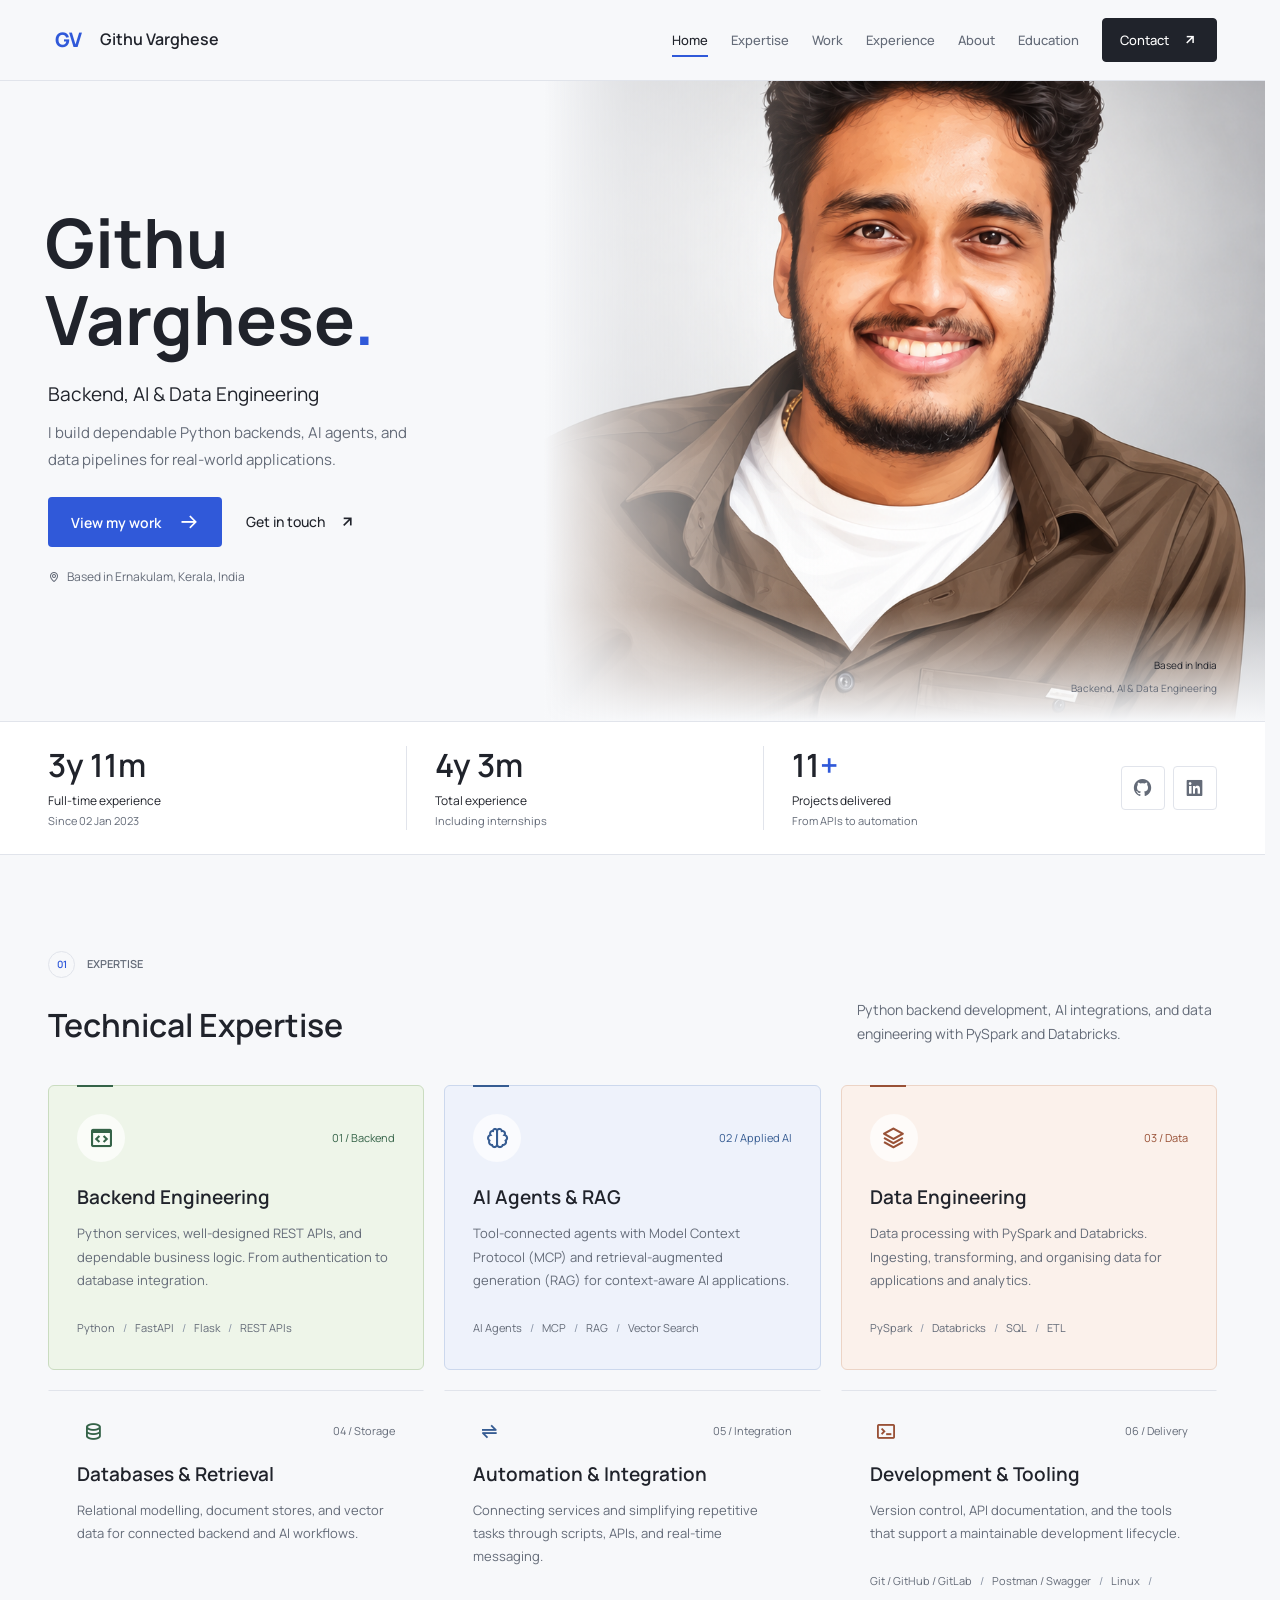
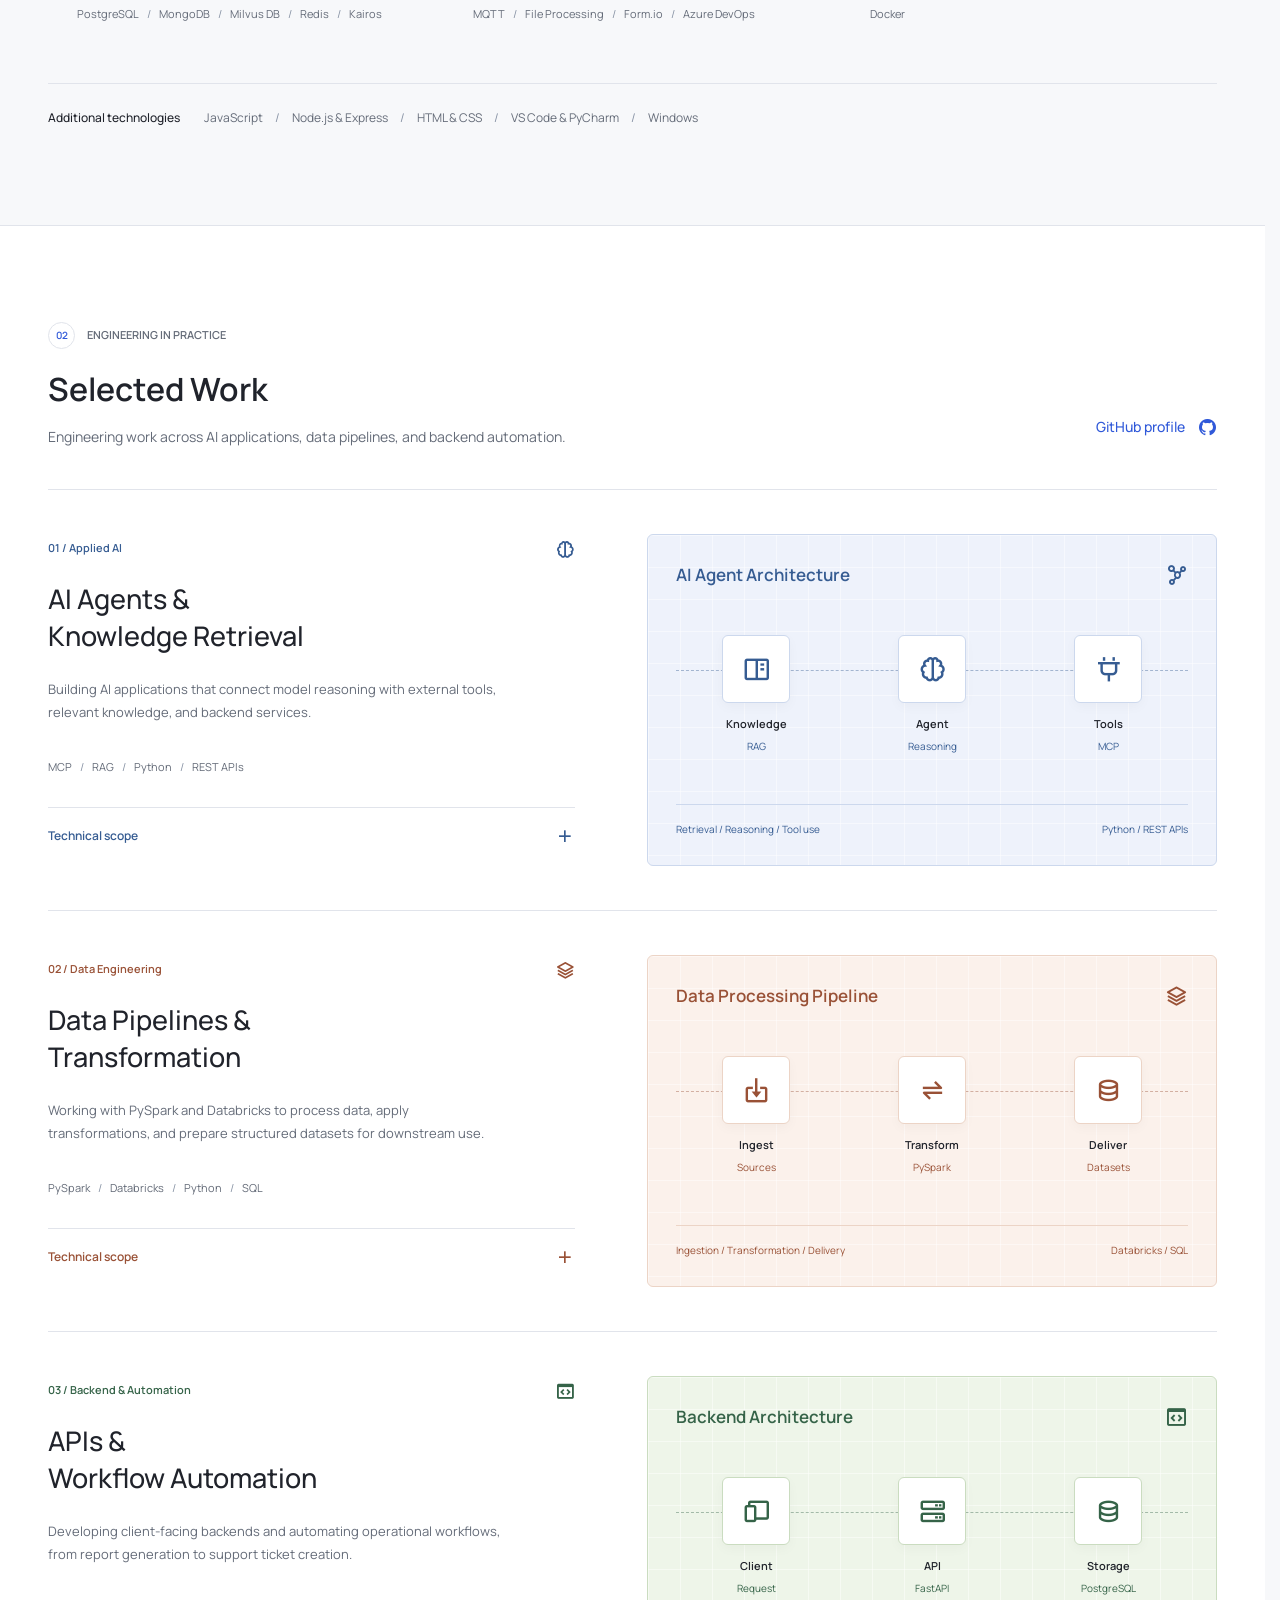
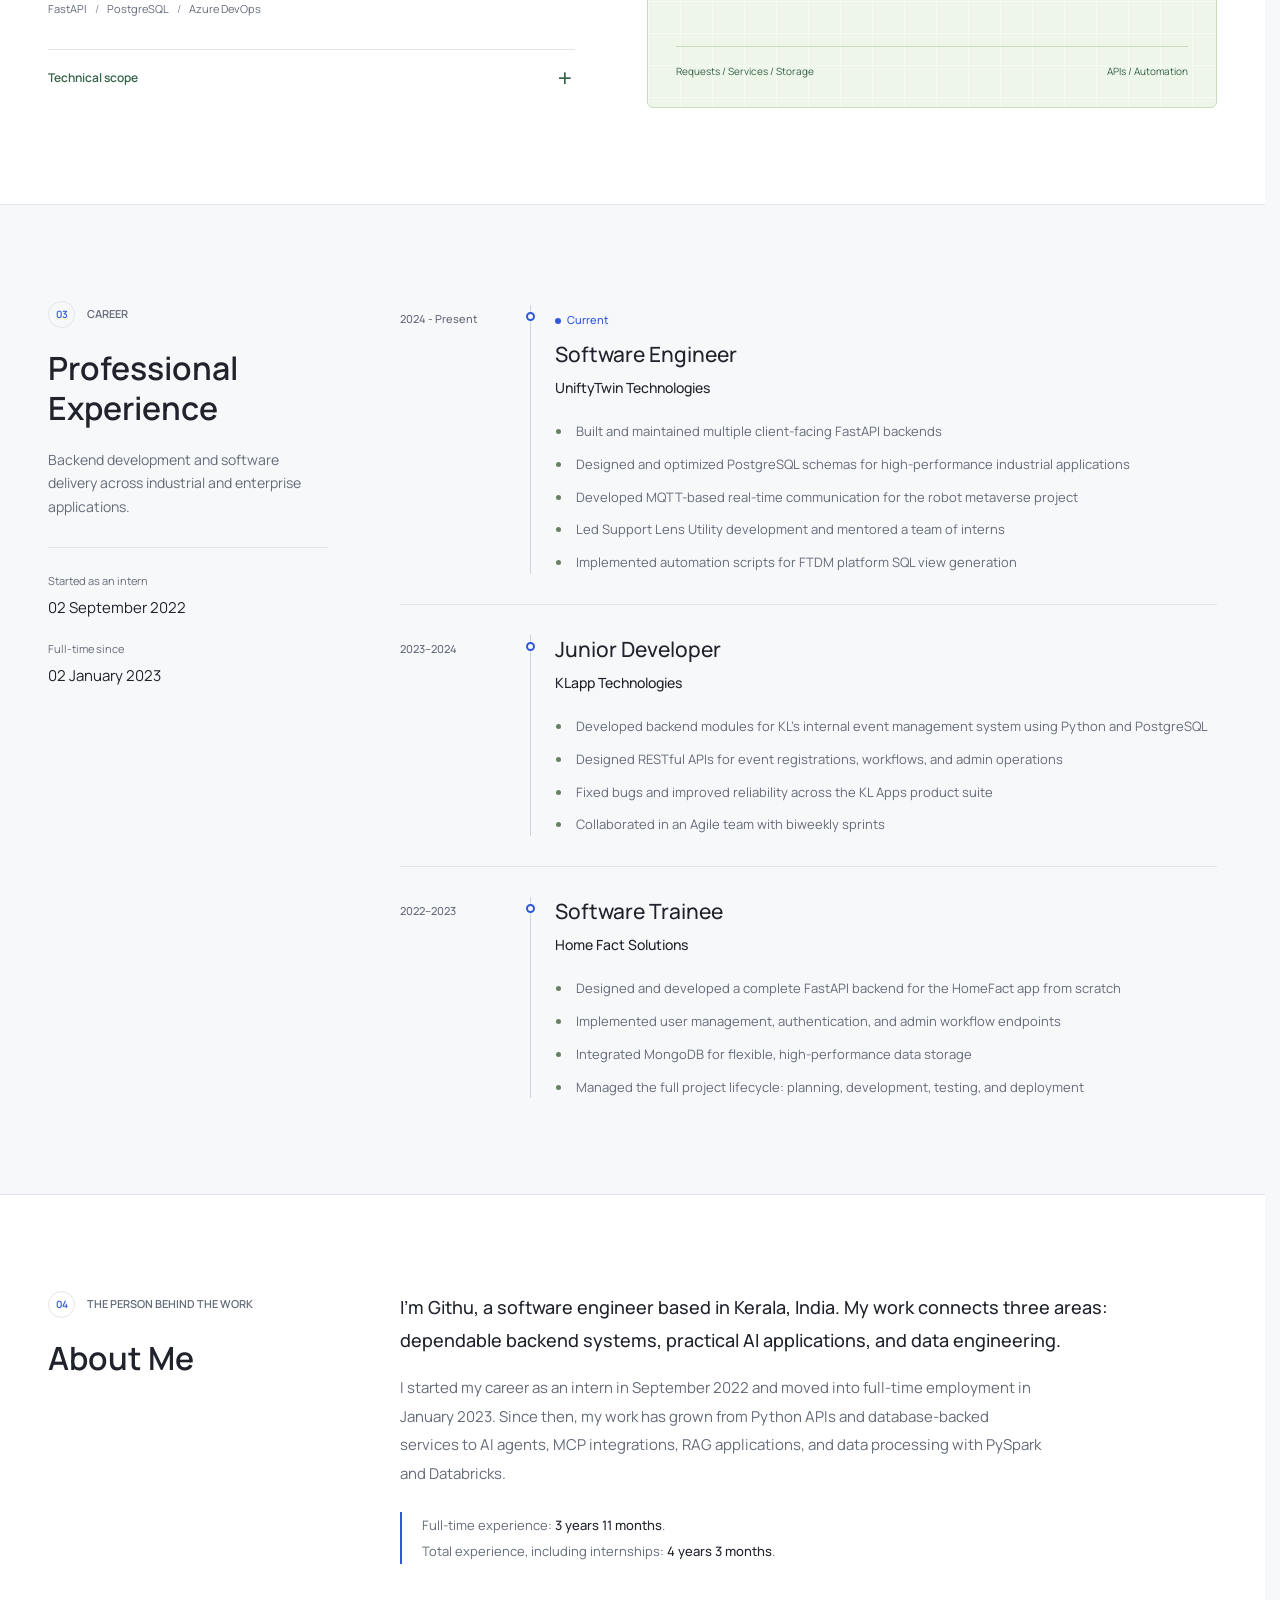
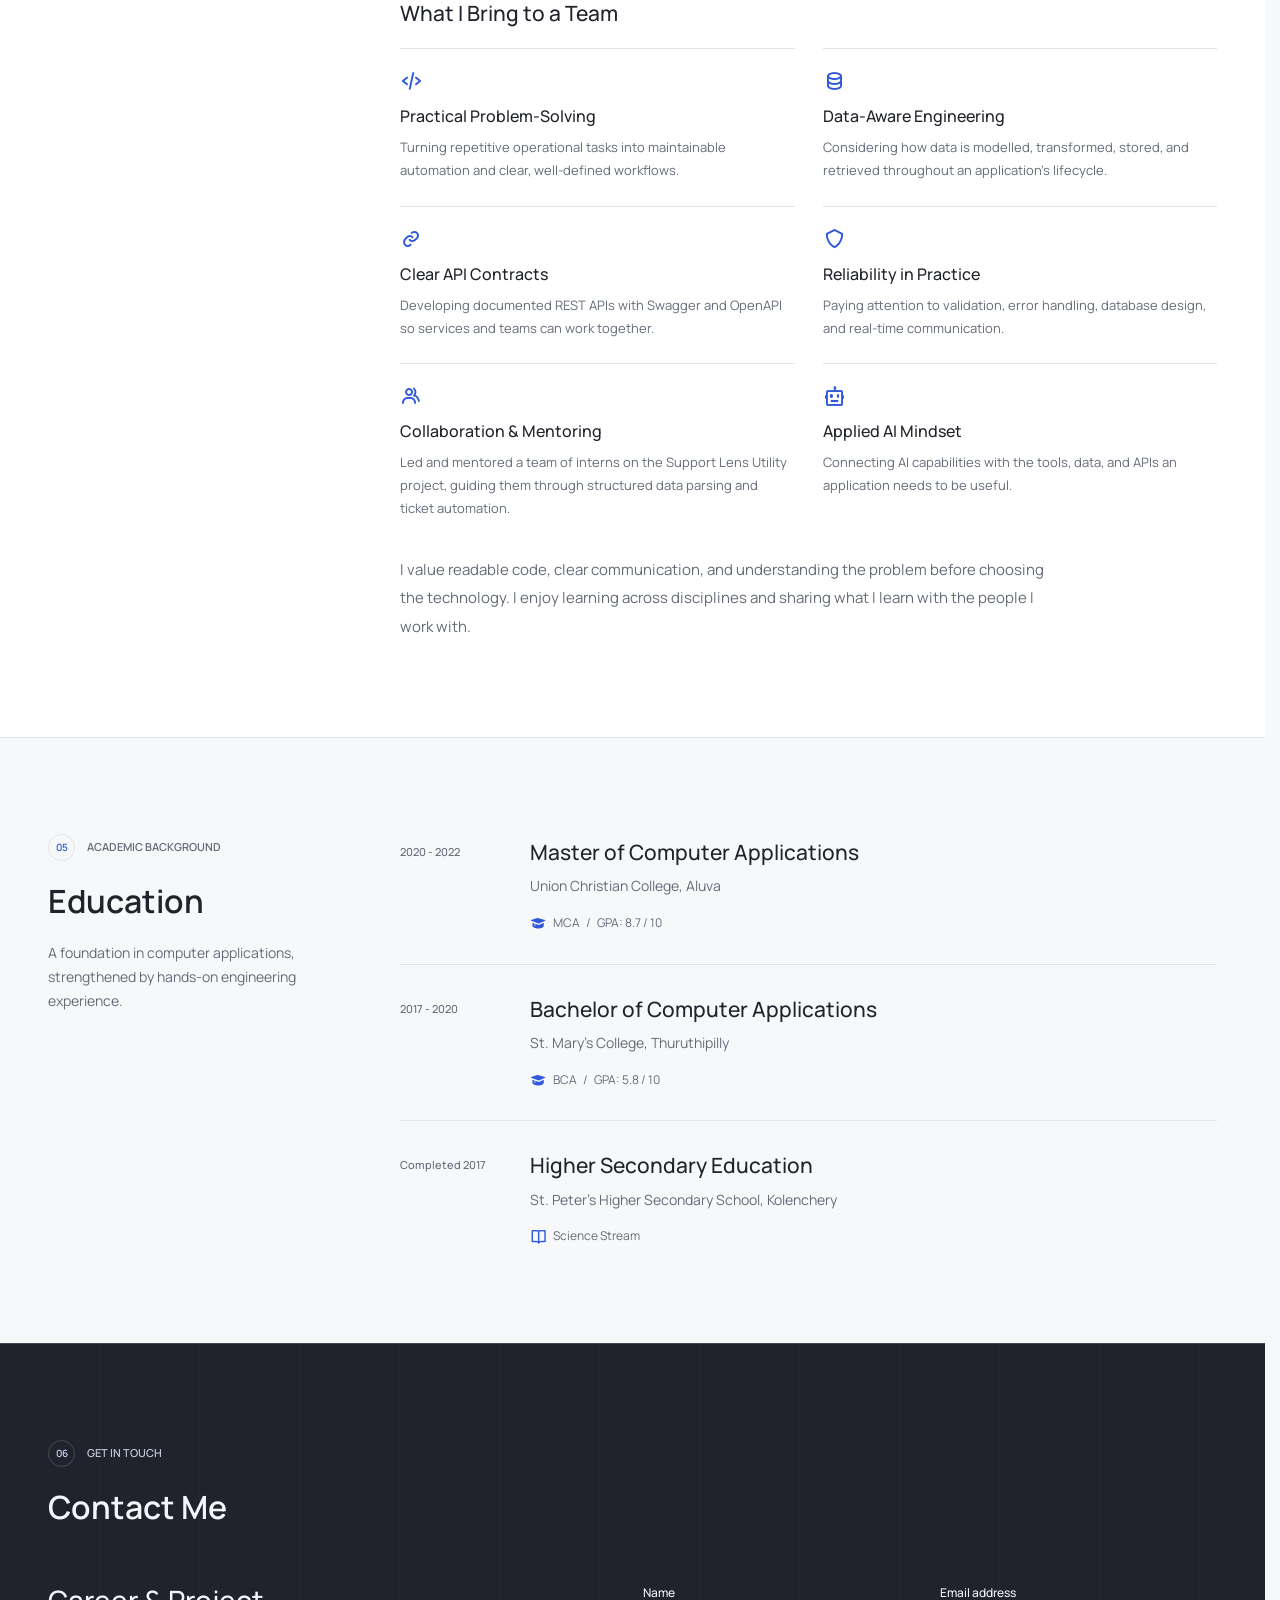
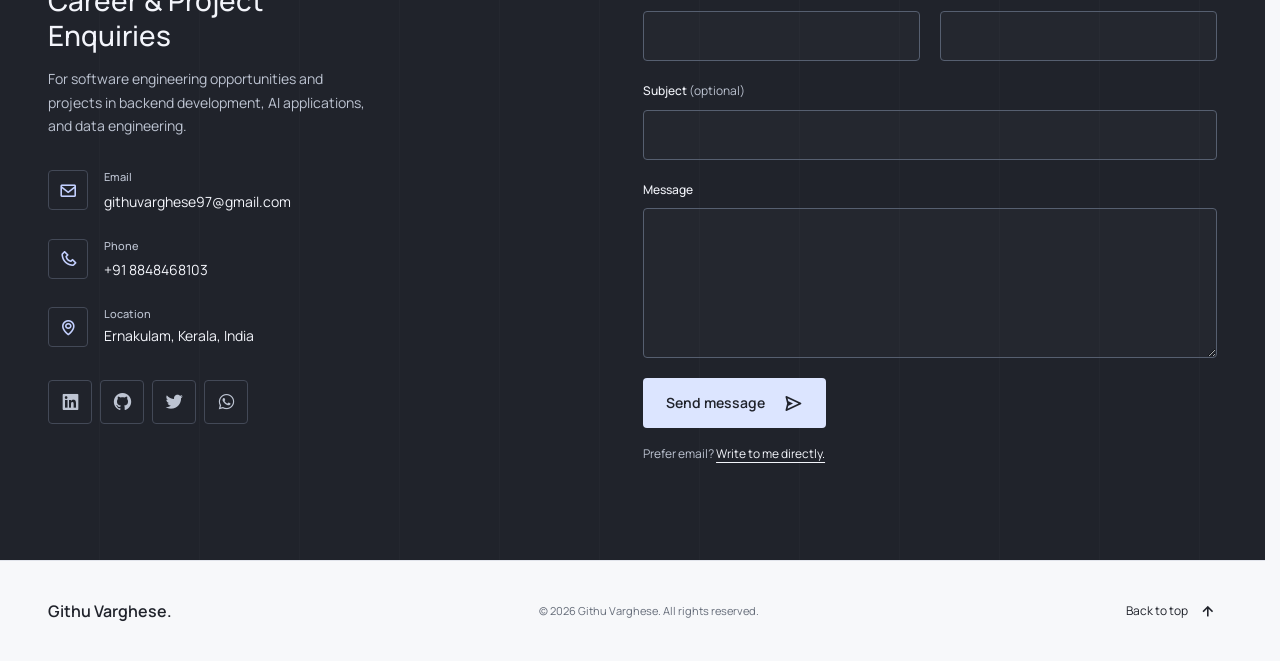
<file: index.html>
<!DOCTYPE html>
<html lang="en">

<head>
  <meta charset="UTF-8">
  <meta name="viewport" content="width=device-width, initial-scale=1.0">
  <title>Githu Varghese | Backend, AI &amp; Data Engineering</title>
  <meta name="description"
    content="Githu Varghese is a software engineer working across Python backends, AI agents, MCP, RAG, and data engineering with PySpark and Databricks. Full-time since January 2023; career started September 2022.">
  <meta name="theme-color" content="#f7f8fa">

  <!-- Fonts -->
  <link rel="preconnect" href="https://fonts.googleapis.com">
  <link rel="preconnect" href="https://fonts.gstatic.com" crossorigin>
  <link href="https://fonts.googleapis.com/css2?family=Manrope:wght@400;500;600;700;800&display=swap"
    rel="stylesheet">

  <!-- Icons -->
  <link href="https://unpkg.com/boxicons@2.1.4/css/boxicons.min.css" rel="stylesheet"
    integrity="sha384-42kyIPf7HDYLkGffmxDhSx/3Z/53wGBs3nD6wEFxsbeDc7rMO6mkYbkAcpRsnMU2" crossorigin="anonymous">

  <!-- Stylesheet -->
  <link rel="stylesheet" href="css/profile_portfolio.css">
  <link rel="icon" type="image/png" href="img/cartoon_avatar.png">
</head>

<body>
  <a class="skip-link" href="#main-content">Skip to content</a>
  <header class="top_header" id="headers">
    <div class="container">
      <a class="logo" href="#home" aria-label="Githu Varghese, home">
        <span class="logo-mark" aria-hidden="true">GV</span>
        <span class="logo-name">Githu Varghese</span>
      </a>
      <button class="menu-btn" id="menuBtn" type="button" aria-label="Open navigation"
        aria-expanded="false" aria-controls="mainNav"><i class='bx bx-menu' aria-hidden="true"></i></button>
      <nav class="tabs" id="mainNav" aria-label="Main navigation">
        <a href="#home" class="tab-link active" aria-current="location">Home</a>
        <a href="#skills" class="tab-link">Expertise</a>
        <a href="#work" class="tab-link">Work</a>
        <a href="#experience" class="tab-link">Experience</a>
        <a href="#abouts" class="tab-link">About</a>
        <a href="#career" class="tab-link">Education</a>
        <a href="#contacts" class="tab-link nav-contact">Contact <i class='bx bx-up-arrow-alt' aria-hidden="true"></i></a>
      </nav>
    </div>
  </header>
  <div class="menu-overlay" id="menuOverlay" hidden></div>

  <main id="main-content" tabindex="-1">
  <section class="hero" id="home" tabindex="-1" aria-labelledby="hero-title">
    <div class="hero-media">
      <img src="img/portrait.png" alt="Githu Varghese" width="1027" height="1531" fetchpriority="high">
    </div>
    <div class="container">
      <div class="hero-content">
        <h1 class="name-headline" id="hero-title"><span>Githu</span> <span>Varghese<span class="name-dot">.</span></span></h1>
        <p class="hero-focus">Backend, AI &amp; Data Engineering</p>
        <p class="bio">I build dependable Python backends, AI agents, and data pipelines for real-world applications.</p>
        <div class="cta-buttons">
          <a href="#work" class="btn primary-btn">View my work <i class='bx bx-arrow-back bx-rotate-180' aria-hidden="true"></i></a>
          <a href="#contacts" class="text-link">Get in touch <i class='bx bx-up-arrow-alt' aria-hidden="true"></i></a>
        </div>
        <p class="hero-location"><i class='bx bx-map' aria-hidden="true"></i> Based in Ernakulam, Kerala, India</p>
      </div>
    </div>
    <span class="hero-caption"><span>Based in India</span><span>Backend, AI &amp; Data Engineering</span></span>
  </section>

  <div class="intro-strip" aria-label="At a glance">
    <div class="container intro-inner">
      <div class="stat-item">
        <span class="stat-value experience-value" data-experience-start="2023-01-02" data-experience-style="short">Since Jan 2023</span>
        <span class="stat-label">Full-time experience<small>Since 02 Jan 2023</small></span>
      </div>
      <div class="stat-item">
        <span class="stat-value experience-value" data-experience-start="2022-09-02" data-experience-style="short">Since Sep 2022</span>
        <span class="stat-label">Total experience<small>Including internships</small></span>
      </div>
      <div class="stat-item stat-stack">
        <span class="stat-value">11<span>+</span></span>
        <span class="stat-label">Projects delivered<small>From APIs to automation</small></span>
      </div>
      <div class="hero-socials" aria-label="Social profiles">
        <a href="https://github.com/DreamMagnet" target="_blank" rel="noopener noreferrer" class="social-icon" aria-label="GitHub" title="GitHub"><i class='bx bxl-github' aria-hidden="true"></i></a>
        <a href="https://www.linkedin.com/in/githu-varghese-5364b3283/" target="_blank" rel="noopener noreferrer" class="social-icon" aria-label="LinkedIn" title="LinkedIn"><i class='bx bxl-linkedin-square' aria-hidden="true"></i></a>
      </div>
    </div>
  </div>

  <section class="skills" id="skills" tabindex="-1" aria-labelledby="skills-title">
    <div class="container">
      <div class="section-header">
        <span class="section-label"><span>01</span> Expertise</span>
        <div class="section-heading-row">
          <h2 class="section-heading" id="skills-title">Technical Expertise</h2>
          <p class="section-description">Python backend development, AI integrations, and data engineering with PySpark and Databricks.</p>
        </div>
      </div>
      <div class="skills-container">
        <article class="skill-category skill-core" data-discipline="backend">
          <div class="skill-card-top"><div class="skill-cat-icon"><i class='bx bx-code-block' aria-hidden="true"></i></div><span class="skill-index">01 / Backend</span></div>
          <h3>Backend Engineering</h3>
          <p class="skill-description">Python services, well-designed REST APIs, and dependable business logic. From authentication to database integration.</p>
          <ul class="skill-list"><li>Python</li><li>FastAPI</li><li>Flask</li><li>REST APIs</li></ul>
        </article>
        <article class="skill-category skill-core" data-discipline="ai">
          <div class="skill-card-top"><div class="skill-cat-icon"><i class='bx bx-brain' aria-hidden="true"></i></div><span class="skill-index">02 / Applied AI</span></div>
          <h3>AI Agents &amp; RAG</h3>
          <p class="skill-description">Tool-connected agents with Model Context Protocol (MCP) and retrieval-augmented generation (RAG) for context-aware AI applications.</p>
          <ul class="skill-list"><li>AI Agents</li><li>MCP</li><li>RAG</li><li>Vector Search</li></ul>
        </article>
        <article class="skill-category skill-core" data-discipline="data">
          <div class="skill-card-top"><div class="skill-cat-icon"><i class='bx bx-layer' aria-hidden="true"></i></div><span class="skill-index">03 / Data</span></div>
          <h3>Data Engineering</h3>
          <p class="skill-description">Data processing with PySpark and Databricks. Ingesting, transforming, and organising data for applications and analytics.</p>
          <ul class="skill-list"><li>PySpark</li><li>Databricks</li><li>SQL</li><li>ETL</li></ul>
        </article>
        <article class="skill-category" data-discipline="backend">
          <div class="skill-card-top"><div class="skill-cat-icon"><i class='bx bx-data' aria-hidden="true"></i></div><span class="skill-index">04 / Storage</span></div>
          <h3>Databases &amp; Retrieval</h3>
          <p class="skill-description">Relational modelling, document stores, and vector data for connected backend and AI workflows.</p>
          <ul class="skill-list"><li>PostgreSQL</li><li>MongoDB</li><li>Milvus DB</li><li>Redis</li><li>Kairos</li></ul>
        </article>
        <article class="skill-category" data-discipline="ai">
          <div class="skill-card-top"><div class="skill-cat-icon"><i class='bx bx-transfer-alt' aria-hidden="true"></i></div><span class="skill-index">05 / Integration</span></div>
          <h3>Automation &amp; Integration</h3>
          <p class="skill-description">Connecting services and simplifying repetitive tasks through scripts, APIs, and real-time messaging.</p>
          <ul class="skill-list"><li>MQTT</li><li>File Processing</li><li>Form.io</li><li>Azure DevOps</li></ul>
        </article>
        <article class="skill-category" data-discipline="data">
          <div class="skill-card-top"><div class="skill-cat-icon"><i class='bx bx-terminal' aria-hidden="true"></i></div><span class="skill-index">06 / Delivery</span></div>
          <h3>Development &amp; Tooling</h3>
          <p class="skill-description">Version control, API documentation, and the tools that support a maintainable development lifecycle.</p>
          <ul class="skill-list"><li>Git / GitHub / GitLab</li><li>Postman / Swagger</li><li>Linux</li><li>Docker</li></ul>
        </article>
      </div>
      <div class="supporting-toolkit"><span>Additional technologies</span><p>JavaScript <span aria-hidden="true">/</span> Node.js &amp; Express <span aria-hidden="true">/</span> HTML &amp; CSS <span aria-hidden="true">/</span> VS Code &amp; PyCharm <span aria-hidden="true">/</span> Windows</p></div>
    </div>
  </section>

  <section class="work-section" id="work" tabindex="-1" aria-labelledby="work-title">
    <div class="container">
      <div class="section-header">
        <span class="section-label"><span>02</span> Engineering in practice</span>
        <div class="section-heading-row">
          <div><h2 class="section-heading" id="work-title">Selected Work</h2><p class="section-description">Engineering work across AI applications, data pipelines, and backend automation.</p></div>
          <a class="text-link" href="https://github.com/DreamMagnet" target="_blank" rel="noopener noreferrer">GitHub profile <i class='bx bxl-github' aria-hidden="true"></i></a>
        </div>
      </div>
      <div class="work-grid">
        <article class="work-card" data-discipline="ai">
          <div class="work-card-top"><span class="work-category">01 / Applied AI</span><i class='bx bx-brain' aria-hidden="true"></i></div>
          <h3>AI Agents &amp;<br>Knowledge Retrieval</h3>
          <p>Building AI applications that connect model reasoning with external tools, relevant knowledge, and backend services.</p>
          <figure class="work-visual" aria-label="AI architecture: knowledge retrieval with RAG informs an agent, which accesses external tools through MCP.">
            <div class="visual-heading" aria-hidden="true"><span>AI Agent Architecture</span><i class='bx bx-network-chart'></i></div>
            <div class="architecture-grid" aria-hidden="true">
              <div class="diagram-node"><i class='bx bx-book-content'></i><strong>Knowledge</strong><span>RAG</span></div>
              <div class="diagram-node"><i class='bx bx-brain'></i><strong>Agent</strong><span>Reasoning</span></div>
              <div class="diagram-node"><i class='bx bx-plug'></i><strong>Tools</strong><span>MCP</span></div>
            </div>
            <div class="visual-caption" aria-hidden="true"><span>Retrieval / Reasoning / Tool use</span><span>Python / REST APIs</span></div>
          </figure>
          <ul class="skill-list"><li>MCP</li><li>RAG</li><li>Python</li><li>REST APIs</li></ul>
          <details class="work-details">
            <summary>Technical scope <i class='bx bx-plus' aria-hidden="true"></i></summary>
            <ul><li>Agent workflows that call tools and interact with application services.</li><li>MCP integrations that expose tools and context through a consistent interface.</li><li>RAG workflows that retrieve relevant information to inform model responses.</li><li>REST API integration between AI components and backend applications.</li></ul>
          </details>
        </article>
        <article class="work-card" data-discipline="data">
          <div class="work-card-top"><span class="work-category">02 / Data Engineering</span><i class='bx bx-layer' aria-hidden="true"></i></div>
          <h3>Data Pipelines &amp;<br>Transformation</h3>
          <p>Working with PySpark and Databricks to process data, apply transformations, and prepare structured datasets for downstream use.</p>
          <figure class="work-visual" aria-label="Data pipeline: ingest source data, transform it with PySpark, and deliver structured datasets using Databricks.">
            <div class="visual-heading" aria-hidden="true"><span>Data Processing Pipeline</span><i class='bx bx-layer'></i></div>
            <div class="architecture-grid" aria-hidden="true">
              <div class="diagram-node"><i class='bx bx-import'></i><strong>Ingest</strong><span>Sources</span></div>
              <div class="diagram-node"><i class='bx bx-transfer-alt'></i><strong>Transform</strong><span>PySpark</span></div>
              <div class="diagram-node"><i class='bx bx-data'></i><strong>Deliver</strong><span>Datasets</span></div>
            </div>
            <div class="visual-caption" aria-hidden="true"><span>Ingestion / Transformation / Delivery</span><span>Databricks / SQL</span></div>
          </figure>
          <ul class="skill-list"><li>PySpark</li><li>Databricks</li><li>Python</li><li>SQL</li></ul>
          <details class="work-details">
            <summary>Technical scope <i class='bx bx-plus' aria-hidden="true"></i></summary>
            <ul><li>Data ingestion and transformation using Python and PySpark.</li><li>Databricks-based data processing workflows.</li><li>SQL and DataFrame operations to clean, combine, and structure data.</li><li>Database integration and data preparation for application and analytics workflows.</li></ul>
          </details>
        </article>
        <article class="work-card" data-discipline="backend">
          <div class="work-card-top"><span class="work-category">03 / Backend &amp; Automation</span><i class='bx bx-code-block' aria-hidden="true"></i></div>
          <h3>APIs &amp;<br>Workflow Automation</h3>
          <p>Developing client-facing backends and automating operational workflows, from report generation to support ticket creation.</p>
          <figure class="work-visual" aria-label="Backend architecture: clients send requests to FastAPI services backed by database storage and connected systems.">
            <div class="visual-heading" aria-hidden="true"><span>Backend Architecture</span><i class='bx bx-code-block'></i></div>
            <div class="architecture-grid" aria-hidden="true">
              <div class="diagram-node"><i class='bx bx-devices'></i><strong>Client</strong><span>Request</span></div>
              <div class="diagram-node"><i class='bx bx-server'></i><strong>API</strong><span>FastAPI</span></div>
              <div class="diagram-node"><i class='bx bx-data'></i><strong>Storage</strong><span>PostgreSQL</span></div>
            </div>
            <div class="visual-caption" aria-hidden="true"><span>Requests / Services / Storage</span><span>APIs / Automation</span></div>
          </figure>
          <ul class="skill-list"><li>FastAPI</li><li>PostgreSQL</li><li>Azure DevOps</li></ul>
          <details class="work-details">
            <summary>Technical scope <i class='bx bx-plus' aria-hidden="true"></i></summary>
            <ul><li>REST APIs for user management, authentication, and business workflows.</li><li>Automated reporting and structured file processing.</li><li>Support ticket automation with Azure DevOps integration.</li><li>Database schema improvements and MQTT-based real-time communication.</li></ul>
          </details>
        </article>
      </div>
    </div>
  </section>

  <!-- ═══════════════════════════════════════════════════
       PROJECTS (commented out — will be added later)
  ════════════════════════════════════════════════════
  <!--
  <section class="projects-section" id="projects">
    <div class="container">
      <div class="section-header">
        <span class="section-label">What I've Built</span>
        <h2 class="section-heading">Key Projects</h2>
      </div>
      <div class="projects-grid">

        <div class="project-card glass-card">
          <div class="project-header">
            <div class="project-icon"><i class='bx bx-bar-chart-square'></i></div>
            <div class="project-tags">
              <span class="tag">Python</span><span class="tag">FastAPI</span><span class="tag">Scheduler</span>
            </div>
          </div>
          <h3>Boeing Project</h3>
          <p>Developed a system to generate and email monthly energy consumption reports for configured tags. Clients
            can design their own templates through a logbook interface. The monthly scheduled API sends reports
            automatically, and on-demand APIs generate custom period reports anytime.</p>
          <div class="project-footer">
            <span class="project-company"><i class='bx bx-buildings'></i> UniftyTwin</span>
          </div>
        </div>

        <div class="project-card glass-card">
          <div class="project-header">
            <div class="project-icon"><i class='bx bx-transfer-alt'></i></div>
            <div class="project-tags">
              <span class="tag">Python</span><span class="tag">PostgreSQL</span><span class="tag">OT/IT</span>
            </div>
          </div>
          <h3>Maaden Project</h3>
          <p>Automated data transfer workflows from the client's CSV source system to the FTMD platform (OT
            communication). Implemented data validation, cleanup, and migration from OT PostgreSQL to IT PostgreSQL on a
            scheduled basis, ensuring accuracy and process reliability.</p>
          <div class="project-footer">
            <span class="project-company"><i class='bx bx-buildings'></i> UniftyTwin</span>
          </div>
        </div>

        <div class="project-card glass-card">
          <div class="project-header">
            <div class="project-icon"><i class='bx bx-envelope-open'></i></div>
            <div class="project-tags">
              <span class="tag">FastAPI</span><span class="tag">Email</span><span class="tag">Logbook</span>
            </div>
          </div>
          <h3>PGP Project</h3>
          <p>Built a flexible endpoint to fetch email IDs from the User Management module by access groups and roles.
            Also created shift-wise and day-wise automated email summaries for logbook details, with configurable
            recipients and shift timings per department.</p>
          <div class="project-footer">
            <span class="project-company"><i class='bx bx-buildings'></i> UniftyTwin</span>
          </div>
        </div>

        <div class="project-card glass-card">
          <div class="project-header">
            <div class="project-icon"><i class='bx bx-bot'></i></div>
            <div class="project-tags">
              <span class="tag">Python</span><span class="tag">MQTT</span><span class="tag">Metaverse</span>
            </div>
          </div>
          <h3>RMIS — Robot Metaverse</h3>
          <p>Enhanced core backend systems for robot mission coordination in a virtual metaverse. Utilized MQTT for
            real-time robot-server communication, managing mission logic, telemetry tracking, and checkpoint updates.
            Improved system reliability through backend performance tuning.</p>
          <div class="project-footer">
            <span class="project-company"><i class='bx bx-buildings'></i> UniftyTwin</span>
          </div>
        </div>

        <div class="project-card glass-card">
          <div class="project-header">
            <div class="project-icon"><i class='bx bx-task'></i></div>
            <div class="project-tags">
              <span class="tag">Python</span><span class="tag">Azure DevOps</span><span class="tag">Automation</span>
            </div>
          </div>
          <h3>Support Lens Utility (JSPL)</h3>
          <p>Led development of an automated utility to push support tickets to Azure DevOps. Owned the complete
            lifecycle—from input file generation to seamless ticket creation—while mentoring a team of interns. Designed
            robust logic for structured data parsing and accurate ticket mapping.</p>
          <div class="project-footer">
            <span class="project-company"><i class='bx bx-buildings'></i> UniftyTwin</span>
          </div>
        </div>

        <div class="project-card glass-card">
          <div class="project-header">
            <div class="project-icon"><i class='bx bx-brain'></i></div>
            <div class="project-tags">
              <span class="tag">Python</span><span class="tag">Milvus DB</span><span class="tag">GenAI</span>
            </div>
          </div>
          <h3>GenAI Project</h3>
          <p>Contributed to core APIs enabling structured data communication between Multiverse DB and PostgreSQL. Built
            reliable backend logic for dynamic data matching and synchronization, ensuring data consistency and
            scalability for downstream AI and analytics processes.</p>
          <div class="project-footer">
            <span class="project-company"><i class='bx bx-buildings'></i> UniftyTwin</span>
          </div>
        </div>

        <div class="project-card glass-card">
          <div class="project-header">
            <div class="project-icon"><i class='bx bx-table'></i></div>
            <div class="project-tags">
              <span class="tag">SQL</span><span class="tag">Python</span><span class="tag">Logbook</span>
            </div>
          </div>
          <h3>FTDM Platform Automation</h3>
          <p>Automated SQL view generation to improve process visibility and reporting. Implemented logbook modules for
            Aarti and Jubilant clients to track user actions and system events efficiently.</p>
          <div class="project-footer">
            <span class="project-company"><i class='bx bx-buildings'></i> UniftyTwin</span>
          </div>
        </div>

        <div class="project-card glass-card">
          <div class="project-header">
            <div class="project-icon"><i class='bx bx-file'></i></div>
            <div class="project-tags">
              <span class="tag">Python</span><span class="tag">JSON</span><span class="tag">PDF/Word</span>
            </div>
          </div>
          <h3>Jubilant &amp; Aarti Projects</h3>
          <p>Developed automation to generate step-based JSON configurations from client-provided PDF/Word files,
            streamlining workflow mapping. Also built Python scripts for automatic DataGrid and dashboard generation on
            the FTDM platform.</p>
          <div class="project-footer">
            <span class="project-company"><i class='bx bx-buildings'></i> UniftyTwin</span>
          </div>
        </div>

        <div class="project-card glass-card">
          <div class="project-header">
            <div class="project-icon"><i class='bx bx-calendar-event'></i></div>
            <div class="project-tags">
              <span class="tag">Python</span><span class="tag">PostgreSQL</span><span class="tag">REST API</span>
            </div>
          </div>
          <h3>KL App Development</h3>
          <p>Developed backend modules for KL's internal event management system. Designed RESTful APIs in Python with
            PostgreSQL for event registrations, workflows, and admin operations. Delivered scalable and maintainable
            code aligned with internal business needs.</p>
          <div class="project-footer">
            <span class="project-company"><i class='bx bx-buildings'></i> KLapp Technologies</span>
          </div>
        </div>

        <div class="project-card glass-card">
          <div class="project-header">
            <div class="project-icon"><i class='bx bx-home-alt'></i></div>
            <div class="project-tags">
              <span class="tag">FastAPI</span><span class="tag">MongoDB</span><span class="tag">Auth</span>
            </div>
          </div>
          <h3>Home Fact App</h3>
          <p>Built a FastAPI-based backend supporting user management, authentication, and admin workflows from scratch.
            Integrated MongoDB for flexible data handling and fast query performance, ensuring a modern and efficient
            architecture across the full project lifecycle.</p>
          <div class="project-footer">
            <span class="project-company"><i class='bx bx-buildings'></i> Home Fact Solutions</span>
          </div>
        </div>

      </div>
    </div>
  </section>
  -->

  <!-- ═══════════════════════════════════════════════════
       EXPERIENCE
  ════════════════════════════════════════════════════ -->
  <section class="experience" id="experience" tabindex="-1" aria-labelledby="experience-title">
    <div class="container">
      <div class="section-header">
        <span class="section-label"><span>03</span> Career</span>
        <h2 class="section-heading" id="experience-title">Professional Experience</h2>
        <p class="section-description">Backend development and software delivery across industrial and enterprise applications.</p>
        <dl class="career-milestones">
          <div><dt>Started as an intern</dt><dd><time datetime="2022-09-02">02 September 2022</time></dd></div>
          <div><dt>Full-time since</dt><dd><time datetime="2023-01-02">02 January 2023</time></dd></div>
        </dl>
      </div>
      <div class="time-line-items">
        <div class="time-line-item">
          <div class="time-line-year">2024 - Present</div>
          <div class="time-line-dot"><i class='bx bxs-briefcase'></i></div>
          <div class="content glass-card">
            <span class="exp-badge current">Current</span>
            <h3>Software Engineer</h3>
            <p>UniftyTwin Technologies</p>
            <ul class="experience-details">
              <li>Built and maintained multiple client-facing FastAPI backends</li>
              <li>Designed and optimized PostgreSQL schemas for high-performance industrial applications</li>
              <li>Developed MQTT-based real-time communication for the robot metaverse project</li>
              <li>Led Support Lens Utility development and mentored a team of interns</li>
              <li>Implemented automation scripts for FTDM platform SQL view generation</li>
            </ul>
          </div>
        </div>
        <div class="time-line-item">
          <div class="time-line-year">2023–2024</div>
          <div class="time-line-dot"><i class='bx bxs-briefcase'></i></div>
          <div class="content glass-card">
            <h3>Junior Developer</h3>
            <p>KLapp Technologies</p>
            <ul class="experience-details">
              <li>Developed backend modules for KL's internal event management system using Python and PostgreSQL</li>
              <li>Designed RESTful APIs for event registrations, workflows, and admin operations</li>
              <li>Fixed bugs and improved reliability across the KL Apps product suite</li>
              <li>Collaborated in an Agile team with biweekly sprints</li>
            </ul>
          </div>
        </div>
        <div class="time-line-item">
          <div class="time-line-year">2022–2023</div>
          <div class="time-line-dot"><i class='bx bxs-briefcase'></i></div>
          <div class="content glass-card">
            <h3>Software Trainee</h3>
            <p>Home Fact Solutions</p>
            <ul class="experience-details">
              <li>Designed and developed a complete FastAPI backend for the HomeFact app from scratch</li>
              <li>Implemented user management, authentication, and admin workflow endpoints</li>
              <li>Integrated MongoDB for flexible, high-performance data storage</li>
              <li>Managed the full project lifecycle: planning, development, testing, and deployment</li>
            </ul>
          </div>
        </div>
      </div>
    </div>
  </section>

  <!-- ═══════════════════════════════════════════════════
       ABOUT
  ════════════════════════════════════════════════════ -->
  <section class="about-section" id="abouts" tabindex="-1" aria-labelledby="about-title">
    <div class="container">
      <div class="section-header">
        <span class="section-label"><span>04</span> The person behind the work</span>
        <h2 class="section-heading" id="about-title">About Me</h2>
      </div>
      <div class="about-content">
        <p class="about-intro">
          I'm Githu, a software engineer based in Kerala, India. My work connects three areas:
          dependable backend systems, practical AI applications, and data engineering.
        </p>
        <p class="about-details">
          I started my career as an intern in September 2022 and moved into full-time employment in January 2023.
          Since then, my work has grown from Python APIs and database-backed services to AI agents,
          MCP integrations, RAG applications, and data processing with PySpark and Databricks.
        </p>
        <p class="about-tenure">Full-time experience: <strong data-experience-start="2023-01-02">since 02 January 2023</strong>.<br>
          Total experience, including internships: <strong data-experience-start="2022-09-02">since 02 September 2022</strong>.</p>

        <div class="achievements-section">
          <h3 class="about-highlights-title">What I Bring to a Team</h3>
          <div class="achievements-grid">
            <div class="achievement-card glass-card">
              <div class="achievement-icon"><i class='bx bx-code-alt'></i></div>
              <h4>Practical Problem-Solving</h4>
              <p>Turning repetitive operational tasks into maintainable automation and clear, well-defined workflows.</p>
            </div>
            <div class="achievement-card glass-card">
              <div class="achievement-icon"><i class='bx bx-data'></i></div>
              <h4>Data-Aware Engineering</h4>
              <p>Considering how data is modelled, transformed, stored, and retrieved throughout an application's lifecycle.</p>
            </div>
            <div class="achievement-card glass-card">
              <div class="achievement-icon"><i class='bx bx-link'></i></div>
              <h4>Clear API Contracts</h4>
              <p>Developing documented REST APIs with Swagger and OpenAPI so services and teams can work together.</p>
            </div>
            <div class="achievement-card glass-card">
              <div class="achievement-icon"><i class='bx bx-shield'></i></div>
              <h4>Reliability in Practice</h4>
              <p>Paying attention to validation, error handling, database design, and real-time communication.</p>
            </div>
            <div class="achievement-card glass-card">
              <div class="achievement-icon"><i class='bx bx-group'></i></div>
              <h4>Collaboration &amp; Mentoring</h4>
              <p>Led and mentored a team of interns on the Support Lens Utility project, guiding them through structured
                data parsing and ticket automation.</p>
            </div>
            <div class="achievement-card glass-card">
              <div class="achievement-icon"><i class='bx bx-bot'></i></div>
              <h4>Applied AI Mindset</h4>
              <p>Connecting AI capabilities with the tools, data, and APIs an application needs to be useful.</p>
            </div>
          </div>
        </div>

        <p class="about-summary">
          I value readable code, clear communication, and understanding the problem before choosing the technology.
          I enjoy learning across disciplines and sharing what I learn with the people I work with.
        </p>
      </div>
    </div>
  </section>

  <section class="education" id="career" tabindex="-1" aria-labelledby="education-title">
    <div class="container">
      <div class="section-header">
        <span class="section-label"><span>05</span> Academic background</span>
        <h2 class="section-heading" id="education-title">Education</h2>
        <p class="section-description">A foundation in computer applications, strengthened by hands-on engineering experience.</p>
      </div>
      <div class="time-line-items">
        <div class="time-line-item">
          <div class="time-line-year">2020 - 2022</div>
          <div class="content"><h3>Master of Computer Applications</h3><p>Union Christian College, Aluva</p><p class="education-details"><i class='bx bxs-graduation' aria-hidden="true"></i> MCA <span aria-hidden="true">/</span> GPA: 8.7 / 10</p></div>
        </div>
        <div class="time-line-item">
          <div class="time-line-year">2017 - 2020</div>
          <div class="content"><h3>Bachelor of Computer Applications</h3><p>St. Mary's College, Thuruthipilly</p><p class="education-details"><i class='bx bxs-graduation' aria-hidden="true"></i> BCA <span aria-hidden="true">/</span> GPA: 5.8 / 10</p></div>
        </div>
        <div class="time-line-item">
          <div class="time-line-year">Completed 2017</div>
          <div class="content"><h3>Higher Secondary Education</h3><p>St. Peter's Higher Secondary School, Kolenchery</p><p class="education-details"><i class='bx bx-book-open' aria-hidden="true"></i> Science Stream</p></div>
        </div>
      </div>
    </div>
  </section>

  <section class="contact" id="contacts" tabindex="-1" aria-labelledby="contact-title">
    <div class="container">
      <div class="section-header">
        <span class="section-label"><span>06</span> Get in touch</span>
        <h2 class="section-heading" id="contact-title">Contact Me</h2>
      </div>
      <div class="contact-grid">
        <div class="contact-info">
          <h3>Career &amp; Project Enquiries</h3>
          <p>For software engineering opportunities and projects in backend development, AI applications, and data engineering.</p>
          <ul class="contact-details">
            <li>
              <div class="contact-icon"><i class='bx bx-envelope'></i></div>
              <div>
                <h4>Email</h4>
                <a href="mailto:githuvarghese97@gmail.com">githuvarghese97@gmail.com</a>
              </div>
            </li>
            <li>
              <div class="contact-icon"><i class='bx bx-phone'></i></div>
              <div>
                <h4>Phone</h4>
                <a href="tel:+918848468103">+91 8848468103</a>
              </div>
            </li>
            <li>
              <div class="contact-icon"><i class='bx bx-map'></i></div>
              <div>
                <h4>Location</h4>
                <p>Ernakulam, Kerala, India</p>
              </div>
            </li>
          </ul>
          <div class="contact-socials">
            <a href="https://www.linkedin.com/in/githu-varghese-5364b3283/" target="_blank" rel="noopener noreferrer" class="social-icon"
              aria-label="LinkedIn" title="LinkedIn"><i class='bx bxl-linkedin-square'></i></a>
            <a href="https://github.com/DreamMagnet" target="_blank" rel="noopener noreferrer" class="social-icon" aria-label="GitHub" title="GitHub"><i
                class='bx bxl-github'></i></a>
            <a href="https://x.com/githu_varghese" target="_blank" rel="noopener noreferrer" class="social-icon" aria-label="X (Twitter)" title="X (Twitter)"><i
                class='bx bxl-twitter'></i></a>
            <a href="https://wa.me/918848468103" target="_blank" rel="noopener noreferrer" class="social-icon" aria-label="WhatsApp" title="WhatsApp"><i class='bx bxl-whatsapp'></i></a>
          </div>
        </div>

        <div class="contact-form">
          <form id="contactForm" name="portfolio-contact" method="POST" action="/" data-netlify="true" netlify-honeypot="bot-field" aria-label="Contact Githu">
            <input type="hidden" name="form-name" value="portfolio-contact">
            <p hidden><label>Leave this empty <input name="bot-field" tabindex="-1" autocomplete="off"></label></p>
            <div class="form-row">
              <div class="form-group">
                <label for="name">Name</label>
                <input type="text" id="name" name="name" autocomplete="name" maxlength="100" required>
              </div>
              <div class="form-group">
                <label for="email">Email address</label>
                <input type="email" id="email" name="email" autocomplete="email" maxlength="254" required>
              </div>
            </div>
            <div class="form-group">
              <label for="subject">Subject <span class="optional-label">(optional)</span></label>
              <input type="text" id="subject" name="subject" maxlength="160">
            </div>
            <div class="form-group">
              <label for="message">Message</label>
              <textarea id="message" name="message" rows="5" maxlength="5000" required></textarea>
            </div>
            <div class="form-actions">
              <button type="submit" class="btn primary-btn" id="submitBtn"><span class="btn-text">Send message</span><i class='bx bx-send' aria-hidden="true"></i></button>
              <a class="btn secondary-btn" id="emailDraft" href="mailto:githuvarghese97@gmail.com" hidden>Open email draft <i class='bx bx-envelope' aria-hidden="true"></i></a>
            </div>
            <output class="form-status" id="formStatus" aria-live="polite" aria-atomic="true" hidden></output>
            <p class="form-note">Prefer email? <a href="mailto:githuvarghese97@gmail.com">Write to me directly.</a></p>
          </form>
        </div>
      </div>
    </div>
  </section>
  </main>

  <!-- Footer -->
  <footer>
    <div class="container">
      <div class="footer-inner">
        <a class="footer-logo" href="#home">Githu Varghese.</a>
        <p class="footer-copy">&copy; <span id="copyrightYear">2026</span> Githu Varghese. All rights reserved.</p>
        <a class="footer-top" href="#home">Back to top <i class='bx bx-up-arrow-alt' aria-hidden="true"></i></a>
      </div>
    </div>
  </footer>

  <!-- Back to Top -->
  <a href="#home" class="back-to-top" id="backToTop" aria-label="Back to top" title="Back to top" hidden><i class='bx bx-up-arrow-alt' aria-hidden="true"></i></a>

  <script src="js/index.js"></script>
</body>

</html>
</file>
<file: css/profile_portfolio.css>
:root {
  color-scheme: light;
  --ink: #20232b;
  --muted: #646b78;
  --paper: #f7f8fa;
  --white: #fff;
  --line: #e1e4eb;
  --dark: #20232b;
  --accent: #3059d9;
  --accent-soft: #edf1ff;
  --lime: #dce5ff;
  --green: #356348;
  --blue: #365c92;
  --rust: #995136;
  --font: 'Manrope', 'Segoe UI', sans-serif;
  --display: 'Manrope', 'Segoe UI', sans-serif;
  --radius: 6px;
  --header-height: 80px;
}

*,
*::before,
*::after {
  box-sizing: border-box;
}

html {
  scroll-behavior: smooth;
  scroll-padding-top: calc(var(--header-height) + 24px);
  scrollbar-gutter: stable;
}

body {
  margin: 0;
  color: var(--ink);
  background: var(--paper);
  font-family: var(--font);
  font-size: 16px;
  line-height: 1.7;
  letter-spacing: 0;
  -webkit-font-smoothing: antialiased;
}

body,
button,
input,
textarea {
  letter-spacing: 0;
}

h1,
h2,
h3,
h4,
p {
  margin: 0;
}

h1,
h2,
h3,
h4 {
  font-family: var(--display);
  font-weight: 500;
  line-height: 1.25;
  overflow-wrap: break-word;
}

a {
  color: inherit;
  text-underline-offset: 4px;
}

button,
input,
textarea {
  font: inherit;
}

button,
a,
input,
textarea {
  -webkit-tap-highlight-color: transparent;
}

button,
a {
  touch-action: manipulation;
}

button {
  cursor: pointer;
}

img {
  display: block;
  max-width: 100%;
}

[hidden] {
  display: none !important;
}

:focus-visible {
  outline: 3px solid var(--accent);
  outline-offset: 5px;
}

section:focus,
main:focus {
  outline: none;
}

::selection {
  color: var(--dark);
  background: var(--lime);
}

.container {
  width: min(1180px, calc(100% - 96px));
  margin-inline: auto;
}

.skip-link {
  position: fixed;
  top: 12px;
  left: 16px;
  z-index: 100;
  padding: 12px 20px;
  background: var(--lime);
  color: var(--dark);
  transform: translateY(-160%);
}

.skip-link:focus {
  transform: translateY(0);
}

.top_header {
  position: sticky;
  top: 0;
  z-index: 50;
  background: #f7f8faf5;
  border-bottom: 1px solid var(--line);
  transition: box-shadow 180ms ease;
}

.top_header.scrolled {
  box-shadow: 0 4px 20px #17251c08;
}

html:not(.js-ready) .top_header {
  position: relative;
}

.top_header .container {
  display: flex;
  align-items: center;
  justify-content: space-between;
  min-height: var(--header-height);
  gap: 24px;
}

.logo {
  display: inline-flex;
  align-items: center;
  gap: 12px;
  flex-shrink: 0;
  text-decoration: none;
}

.logo-mark {
  display: grid;
  place-content: center;
  width: 40px;
  height: 40px;
  color: var(--accent);
  font-family: var(--display);
  font-size: 20px;
  font-weight: 800;
}

.logo-name {
  font-size: 16px;
  font-weight: 600;
}

.tabs {
  display: flex;
  align-items: center;
  gap: 23px;
}

.tab-link {
  position: relative;
  display: inline-flex;
  align-items: center;
  min-height: 44px;
  color: var(--muted);
  font-size: 13px;
  font-weight: 500;
  text-decoration: none;
  transition: color 180ms ease;
}

.tab-link:not(.nav-contact)::after {
  position: absolute;
  content: '';
  bottom: 5px;
  left: 0;
  width: 100%;
  height: 2px;
  background: var(--accent);
  transform: scaleX(0);
  transform-origin: left;
  transition: transform 180ms ease;
}

.tab-link:hover,
.tab-link.active {
  color: var(--ink);
}

.tab-link.active::after,
.tab-link:hover::after {
  transform: scaleX(1);
}

.nav-contact {
  gap: 12px;
  padding: 0 17px;
  border: 1px solid var(--ink);
  border-radius: 4px;
  background: var(--ink);
  color: var(--white);
}

.nav-contact:hover,
.nav-contact.active {
  background: var(--accent);
  border-color: var(--accent);
  color: var(--white);
}

.nav-contact i {
  font-size: 18px;
}

.nav-contact .bx-up-arrow-alt,
.hero .text-link .bx-up-arrow-alt {
  transform: rotate(45deg);
}

.menu-btn {
  display: none;
  place-items: center;
  flex-shrink: 0;
  width: 44px;
  height: 44px;
  padding: 0;
  border: 1px solid var(--line);
  border-radius: 4px;
  background: var(--white);
  color: var(--ink);
  font-size: 24px;
}

.btn {
  display: inline-flex;
  align-items: center;
  justify-content: center;
  gap: 18px;
  min-height: 50px;
  padding: 12px 22px;
  border: 1px solid transparent;
  border-radius: 4px;
  font-size: 14px;
  font-weight: 600;
  line-height: 1.5;
  text-align: center;
  text-decoration: none;
  transition: background 180ms ease, color 180ms ease, border-color 180ms ease;
}

.btn i {
  flex-shrink: 0;
  font-size: 20px;
}

.primary-btn {
  background: var(--accent);
  color: var(--white);
}

.primary-btn:hover {
  background: #2447b8;
}

.secondary-btn {
  background: transparent;
  border-color: var(--line);
  color: var(--ink);
}

.secondary-btn:hover {
  border-color: var(--green);
  background: var(--paper);
}

.hero {
  position: relative;
  display: flex;
  align-items: center;
  min-height: min(640px, calc(100svh - 180px));
  overflow: clip;
  background: var(--paper);
  color: var(--ink);
}

.hero-media {
  position: absolute;
  inset: 0 0 0 43%;
}

.hero-media img {
  width: 100%;
  height: 100%;
  object-fit: cover;
  object-position: center 32%;
}

.hero-media::after {
  position: absolute;
  content: '';
  inset: 0;
  background: linear-gradient(90deg, var(--paper), #f7f8fa9c 12%, transparent 40%),
    linear-gradient(0deg, var(--paper), transparent 18%);
}

.hero .container {
  position: relative;
  z-index: 1;
}

.hero-content {
  width: 52%;
  padding-block: 44px 54px;
}

.name-headline {
  margin-left: -3px;
  font-size: 68px;
  line-height: 1.12;
  font-weight: 700;
}

.name-headline > span {
  display: block;
}

.name-headline .name-dot {
  color: var(--accent);
}

.hero-focus {
  margin-top: 24px;
  color: var(--ink);
  font-family: var(--display);
  font-size: 19px;
  line-height: 1.4;
}

.bio {
  max-width: 390px;
  margin-top: 12px;
  color: var(--muted);
  font-size: 15px;
  line-height: 1.8;
}

.cta-buttons {
  display: flex;
  align-items: center;
  flex-wrap: wrap;
  gap: 12px 24px;
  margin-top: 24px;
}

.text-link {
  display: inline-flex;
  align-items: center;
  gap: 12px;
  min-height: 44px;
  font-size: 14px;
  font-weight: 500;
  text-decoration: none;
}

.text-link:hover {
  text-decoration: underline;
}

.text-link i {
  font-size: 20px;
}

.hero-location {
  display: flex;
  align-items: center;
  gap: 7px;
  margin-top: 20px;
  color: var(--muted);
  font-size: 12px;
}

.hero :focus-visible {
  outline-color: var(--accent);
}

.hero-caption {
  position: absolute;
  right: 48px;
  bottom: 24px;
  display: flex;
  gap: 6px;
  align-items: flex-end;
  flex-direction: column;
  color: var(--ink);
  font-size: 10px;
}

.hero-caption span:last-child {
  color: var(--muted);
}

.intro-strip {
  border-top: 1px solid var(--line);
  border-bottom: 1px solid var(--line);
  background: var(--white);
}

.intro-inner {
  display: grid;
  grid-template-columns: repeat(3, minmax(0, 1fr)) auto;
  align-items: center;
  gap: 28px;
  min-height: 118px;
  padding-block: 24px;
}

.stat-item {
  display: flex;
  flex-direction: column;
  align-items: flex-start;
  min-width: 0;
  gap: 8px;
  padding-left: 28px;
  border-left: 1px solid var(--line);
}

.stat-item:first-child {
  padding-left: 0;
  border-left: 0;
}

.stat-value {
  font-family: var(--display);
  font-size: 32px;
  font-weight: 600;
  line-height: 1.2;
  white-space: nowrap;
}

.stat-value span {
  color: var(--accent);
}

.stat-label {
  color: var(--ink);
  font-size: 12px;
  line-height: 1.5;
}

.stat-label small {
  display: block;
  margin-top: 3px;
  color: var(--muted);
  font-size: 11px;
}

html:not(.js-ready) .experience-value {
  font-size: 16px;
  white-space: normal;
}

.hero-socials,
.contact-socials,
.footer-socials {
  display: flex;
  align-items: center;
  flex-wrap: wrap;
  gap: 8px;
}

.social-icon {
  display: inline-grid;
  place-items: center;
  width: 44px;
  height: 44px;
  border: 1px solid var(--line);
  border-radius: 4px;
  color: var(--muted);
  font-size: 21px;
  text-decoration: none;
  transition: color 180ms ease, background 180ms ease, border-color 180ms ease;
}

.social-icon:hover {
  border-color: var(--accent);
  color: var(--accent);
  background: var(--accent-soft);
}

main > section:not(.hero) {
  padding-block: 96px;
}

.section-header {
  margin-bottom: 40px;
}

.section-label {
  display: flex;
  align-items: center;
  gap: 12px;
  margin-bottom: 20px;
  color: var(--muted);
  font-size: 11px;
  font-weight: 600;
  text-transform: uppercase;
}

.section-label > span {
  display: inline-grid;
  place-items: center;
  flex-shrink: 0;
  width: 27px;
  height: 27px;
  border: 1px solid var(--line);
  border-radius: 50%;
  color: var(--accent);
  font-size: 10px;
}

.section-heading {
  font-size: 32px;
  font-weight: 600;
  line-height: 1.25;
}

.section-heading-row {
  display: flex;
  align-items: flex-end;
  justify-content: space-between;
  gap: 32px;
}

.section-description {
  max-width: 360px;
  color: var(--muted);
  font-size: 14px;
  line-height: 1.7;
}

.skills-container {
  display: grid;
  grid-template-columns: repeat(3, minmax(0, 1fr));
  gap: 20px;
}

[data-discipline='backend'] {
  --discipline: var(--green);
  --discipline-wash: #eef5e9;
  --discipline-line: #cadcc0;
}

[data-discipline='ai'] {
  --discipline: var(--blue);
  --discipline-wash: #eef2fb;
  --discipline-line: #ccd8ed;
}

[data-discipline='data'] {
  --discipline: var(--rust);
  --discipline-wash: #fbf1eb;
  --discipline-line: #ecd4c6;
}

.skill-category {
  display: flex;
  flex-direction: column;
  position: relative;
  min-width: 0;
  padding: 28px;
  border: 1px solid var(--line);
  border-radius: var(--radius);
  background: var(--white);
  transition: border-color 180ms ease, box-shadow 180ms ease;
}

.skill-category:hover,
.skill-category:focus-within {
  border-color: var(--discipline-line);
  box-shadow: 0 8px 28px #17251c0a;
}

.skill-core {
  border-color: var(--discipline-line);
  background: var(--discipline-wash);
}

.skill-core::before {
  position: absolute;
  content: '';
  top: -1px;
  left: 28px;
  width: 36px;
  height: 2px;
  background: var(--discipline);
}

.skill-card-top {
  display: flex;
  align-items: center;
  justify-content: space-between;
  gap: 12px;
  margin-bottom: 24px;
}

.skill-cat-icon {
  display: grid;
  place-items: center;
  width: 48px;
  height: 48px;
  flex-shrink: 0;
  border-radius: 50%;
  background: #ffffffb3;
  color: var(--discipline);
  font-size: 25px;
}

.skill-index {
  color: var(--discipline);
  font-family: var(--display);
  font-size: 11px;
}

.skill-category h3 {
  margin-bottom: 12px;
  font-size: 19px;
  font-weight: 600;
}

.skill-description {
  margin-bottom: 24px;
  color: var(--muted);
  font-size: 13px;
  line-height: 1.8;
}

.skill-category .skill-list {
  margin-top: auto;
}

.skill-list {
  display: flex;
  flex-wrap: wrap;
  gap: 8px;
  margin: 0;
  padding: 0;
  list-style: none;
}

.skill-list li {
  padding: 4px 0;
  color: var(--muted);
  font-size: 11px;
  line-height: 1.5;
  overflow-wrap: anywhere;
}

.skill-list li:not(:last-child)::after {
  content: '/';
  margin-left: 8px;
  color: #8691a3;
}

.skill-category:not(.skill-core) {
  padding-top: 24px;
  border-color: transparent;
  border-top-color: var(--line);
  border-radius: 0;
  background: transparent;
}

.skill-category:not(.skill-core) .skill-card-top {
  margin-bottom: 16px;
}

.skill-category:not(.skill-core) .skill-cat-icon {
  width: 32px;
  height: 32px;
  font-size: 22px;
  background: transparent;
}

.skill-category:not(.skill-core) .skill-index {
  color: var(--muted);
}

.supporting-toolkit {
  display: flex;
  align-items: baseline;
  gap: 24px;
  margin-top: 28px;
  padding-top: 24px;
  border-top: 1px solid var(--line);
  color: var(--muted);
  font-size: 12px;
}

.supporting-toolkit > span {
  flex-shrink: 0;
  color: var(--ink);
  font-weight: 500;
}

.supporting-toolkit p span {
  margin-inline: 10px;
  color: #8691a3;
}

.work-section {
  border-top: 1px solid var(--line);
  background: var(--white);
}

.work-section .section-description {
  max-width: 540px;
  margin-top: 16px;
}

.work-section .text-link {
  flex-shrink: 0;
  color: var(--accent);
}

.work-grid {
  display: flex;
  flex-direction: column;
}

.work-card {
  display: grid;
  grid-template-columns: minmax(0, 1fr) minmax(0, 1.08fr);
  grid-template-rows: auto auto auto auto auto;
  gap: 0 72px;
  min-width: 0;
  padding-block: 44px;
  border-top: 1px solid var(--line);
}

.work-card:last-child {
  padding-bottom: 0;
}

.work-card-top {
  grid-column: 1;
  display: flex;
  align-items: center;
  justify-content: space-between;
  gap: 16px;
  margin-bottom: 18px;
  color: var(--discipline);
}

.work-category {
  font-size: 11px;
  font-weight: 600;
}

.work-card-top > i {
  font-size: 20px;
}

.work-card h3 {
  grid-column: 1;
  margin-bottom: 14px;
  font-size: 27px;
  line-height: 1.35;
  font-weight: 500;
}

.work-card > p {
  grid-column: 1;
  max-width: 460px;
  color: var(--muted);
  font-size: 13px;
  line-height: 1.8;
}

.work-visual {
  grid-column: 2;
  grid-row: 1 / 6;
  display: flex;
  flex-direction: column;
  justify-content: space-between;
  gap: 28px;
  align-self: start;
  min-height: 332px;
  width: 100%;
  margin: 0;
  padding: 28px;
  border: 1px solid var(--discipline-line);
  border-radius: var(--radius);
  background: var(--discipline-wash);
  background-image: linear-gradient(#ffffff73 1px, transparent 1px), linear-gradient(90deg, #ffffff73 1px, transparent 1px);
  background-size: 32px 32px;
  color: var(--discipline);
}

.visual-heading {
  display: flex;
  align-items: center;
  justify-content: space-between;
  gap: 16px;
  font-family: var(--display);
  font-size: 17px;
  font-weight: 600;
  line-height: 1.4;
}

.visual-heading > i {
  flex-shrink: 0;
  font-size: 23px;
}

.architecture-grid {
  position: relative;
  display: grid;
  grid-template-columns: repeat(3, minmax(0, 1fr));
  gap: 16px;
}

.architecture-grid::before {
  position: absolute;
  content: '';
  left: 0;
  right: 0;
  top: 35px;
  border-top: 1px dashed var(--discipline);
  opacity: 0.4;
}

.diagram-node {
  position: relative;
  display: flex;
  flex-direction: column;
  align-items: center;
  gap: 4px;
  min-width: 0;
  text-align: center;
}

.diagram-node > i {
  display: grid;
  place-items: center;
  width: 68px;
  max-width: 100%;
  height: 68px;
  margin-bottom: 8px;
  border: 1px solid var(--discipline-line);
  border-radius: 6px;
  background: var(--white);
  color: var(--discipline);
  font-size: 29px;
  box-shadow: 0 4px 12px #20232b08;
}

.diagram-node strong {
  color: var(--ink);
  font-size: 11px;
  font-weight: 600;
  overflow-wrap: anywhere;
}

.diagram-node > span {
  font-size: 10px;
  overflow-wrap: anywhere;
}

.visual-caption {
  display: flex;
  flex-wrap: wrap;
  justify-content: space-between;
  gap: 6px 14px;
  padding-top: 16px;
  border-top: 1px solid var(--discipline-line);
  font-size: 10px;
  line-height: 1.6;
}

.work-card > .skill-list {
  grid-column: 1;
  margin-top: 20px;
  align-content: flex-start;
}

.work-details {
  grid-column: 1;
  margin-top: 18px;
  border-top: 1px solid var(--line);
}

.work-details summary {
  display: flex;
  align-items: center;
  justify-content: space-between;
  gap: 16px;
  min-height: 48px;
  padding-top: 8px;
  color: var(--discipline);
  font-size: 12px;
  font-weight: 600;
  cursor: pointer;
  list-style: none;
  touch-action: manipulation;
}

.work-details summary::-webkit-details-marker {
  display: none;
}

.work-details summary i {
  font-size: 20px;
  transition: transform 160ms ease;
}

.work-details[open] summary i {
  transform: rotate(45deg);
}

.work-details ul {
  display: grid;
  gap: 12px;
  margin: 16px 0 0;
  padding-left: 16px;
  color: var(--muted);
  font-size: 13px;
  line-height: 1.75;
}

.career-milestones {
  display: grid;
  gap: 20px;
  margin: 28px 0 0;
  padding-top: 24px;
  border-top: 1px solid var(--line);
}

.career-milestones dt {
  color: var(--muted);
  font-size: 11px;
}

.career-milestones dd {
  margin: 4px 0 0;
  font-family: var(--display);
  font-size: 15px;
}

.about-tenure {
  margin-top: 24px;
  padding-left: 20px;
  border-left: 2px solid var(--accent);
  color: var(--muted);
  font-size: 13px;
  line-height: 2;
}

.about-tenure strong {
  color: var(--ink);
  font-weight: 500;
}

.education,
.experience,
.about-section,
.contact {
  border-top: 1px solid var(--line);
}

.experience,
.about-section {
  background: var(--paper);
}

.about-section {
  background: var(--white);
}

.education > .container,
.experience > .container,
.about-section > .container {
  display: grid;
  grid-template-columns: 280px minmax(0, 1fr);
  align-items: start;
  gap: 72px;
}

.education .section-header,
.experience .section-header,
.about-section .section-header {
  position: sticky;
  top: calc(var(--header-height) + 36px);
  margin: 0;
}

.section-header > .section-description {
  margin-top: 20px;
}

.time-line-items {
  min-width: 0;
}

.time-line-item {
  display: grid;
  grid-template-columns: 106px minmax(0, 1fr);
  gap: 24px;
  padding-block: 30px;
  border-bottom: 1px solid var(--line);
}

.time-line-item:first-child {
  padding-top: 4px;
}

.time-line-item:last-child {
  padding-bottom: 0;
  border-bottom: 0;
}

.time-line-year {
  padding-top: 5px;
  color: var(--muted);
  font-size: 11px;
  font-weight: 500;
}

.time-line-dot {
  display: none;
}

.content {
  min-width: 0;
}

.content h3 {
  margin-bottom: 7px;
  font-size: 21px;
  line-height: 1.4;
}

.content > p {
  color: var(--muted);
  font-size: 14px;
}

.experience .content {
  position: relative;
  padding-left: 24px;
  border-left: 1px solid #cdd3e1;
}

.experience .content::before {
  position: absolute;
  content: '';
  left: -5px;
  top: 7px;
  width: 9px;
  height: 9px;
  border: 2px solid var(--accent);
  border-radius: 50%;
  background: var(--paper);
}

.experience .content > p {
  color: var(--ink);
  font-weight: 500;
}

.education-details {
  display: flex;
  align-items: center;
  gap: 6px;
  margin-top: 15px;
  font-size: 12px !important;
}

.education-details i {
  color: var(--accent);
  font-size: 17px;
}

.exp-badge {
  display: inline-flex;
  align-items: center;
  gap: 6px;
  margin-bottom: 10px;
  color: var(--accent);
  font-size: 11px;
  font-weight: 500;
}

.exp-badge::before {
  content: '';
  width: 6px;
  height: 6px;
  border-radius: 50%;
  background: var(--accent);
}

.experience-details {
  display: grid;
  gap: 10px;
  margin: 20px 0 0;
  padding-left: 17px;
  color: var(--muted);
  font-size: 13px;
  line-height: 1.75;
}

.experience-details li {
  padding-left: 4px;
}

.experience-details li::marker {
  color: #688162;
}

.about-content {
  min-width: 0;
}

.about-intro,
.about-details,
.about-summary {
  max-width: 72ch;
  color: var(--muted);
  font-size: 15px;
  line-height: 1.9;
}

.about-intro {
  margin-bottom: 18px;
  color: var(--ink);
  font-size: 18px;
  font-weight: 500;
  line-height: 1.8;
}

.achievements-section {
  margin-block: 36px;
}

.about-highlights-title {
  margin-bottom: 22px;
  font-size: 21px;
}

.achievements-grid {
  display: grid;
  grid-template-columns: repeat(2, minmax(0, 1fr));
  gap: 24px 28px;
}

.achievement-card {
  padding-top: 20px;
  border-top: 1px solid var(--line);
}

.achievement-icon {
  margin-bottom: 12px;
  color: var(--accent);
  font-size: 23px;
  line-height: 1;
}

.achievement-card h4 {
  margin-bottom: 10px;
  font-size: 16px;
}

.achievement-card p {
  color: var(--muted);
  font-size: 13px;
  line-height: 1.75;
}

.contact {
  --ink: #f3f5fb;
  --muted: #bdc4d2;
  --line: #434957;
  --accent: #c3d0ff;
  background-color: #20232b;
  background-image: linear-gradient(90deg, transparent calc(100% - 1px), #ffffff05 1px);
  background-size: 100px 100%;
  color: var(--ink);
}

.contact .section-header {
  margin-bottom: 56px;
}

.contact .section-heading {
  max-width: 850px;
  font-size: 32px;
}

.contact-grid {
  display: grid;
  grid-template-columns: minmax(0, 1fr) minmax(0, 1.15fr);
  gap: 96px;
  align-items: start;
}

.contact-info,
.contact-form {
  min-width: 0;
}

.contact-info h3 {
  max-width: 320px;
  margin-bottom: 14px;
  font-size: 28px;
}

.contact-info > p {
  max-width: 330px;
  color: var(--muted);
  font-size: 14px;
}

.contact-details {
  display: grid;
  gap: 22px;
  margin: 32px 0;
  padding: 0;
  list-style: none;
}

.contact-details li {
  display: flex;
  align-items: flex-start;
  gap: 16px;
}

.contact-details li > div:last-child {
  min-width: 0;
}

.contact-icon {
  display: grid;
  place-items: center;
  flex-shrink: 0;
  width: 40px;
  height: 40px;
  border: 1px solid var(--line);
  border-radius: 4px;
  color: var(--accent);
  font-size: 19px;
}

.contact-details h4 {
  margin-bottom: 3px;
  color: var(--muted);
  font-family: var(--font);
  font-size: 11px;
}

.contact-details p,
.contact-details a {
  font-size: 14px;
  overflow-wrap: anywhere;
}

.contact-details a {
  display: inline-block;
  padding-block: 3px;
  text-decoration: none;
}

.contact-details a:hover {
  text-decoration: underline;
}

.contact .social-icon {
  border-color: var(--line);
}

.contact .social-icon:hover {
  background: #343b4e;
  color: var(--accent);
}

.form-row {
  display: grid;
  grid-template-columns: repeat(2, minmax(0, 1fr));
  gap: 20px;
}

.form-group {
  min-width: 0;
  margin-bottom: 20px;
}

.form-group label {
  display: block;
  margin-bottom: 8px;
  font-size: 12px;
  font-weight: 500;
}

.optional-label {
  color: var(--muted);
  font-weight: 400;
}

.form-group input,
.form-group textarea {
  display: block;
  width: 100%;
  min-width: 0;
  border: 1px solid #565f70;
  border-radius: 4px;
  padding: 12px 14px;
  background: #ffffff05;
  color: var(--ink);
  font-size: 16px;
  line-height: 1.5;
}

.form-group input {
  min-height: 50px;
}

.form-group textarea {
  min-height: 150px;
  resize: vertical;
}

.form-group input::placeholder,
.form-group textarea::placeholder {
  color: #a4adbf;
  opacity: 1;
}

.form-group input:focus,
.form-group textarea:focus {
  border-color: var(--accent);
  outline: 2px solid #c3d0ff33;
  outline-offset: 1px;
  background: #2b303c;
}

.form-actions {
  display: flex;
  align-items: center;
  flex-wrap: wrap;
  gap: 12px;
}

.contact-form .primary-btn {
  background: #dce5ff;
  color: #20232b;
}

.contact-form .primary-btn:hover {
  background: #c3d0ff;
}

.contact-form .secondary-btn:hover {
  border-color: var(--accent);
  background: #343b4e;
}

.btn:disabled {
  cursor: wait;
  opacity: 0.65;
}

.form-note {
  margin-top: 16px;
  color: var(--muted);
  font-size: 12px;
}

.form-note a {
  color: var(--ink);
}

.form-status {
  display: block;
  margin-top: 20px;
  padding: 12px 16px;
  border-left: 3px solid #9fcb86;
  background: #2c3931;
  color: #d2f1bf;
  font-size: 14px;
  overflow-wrap: anywhere;
}

.form-status[data-state='error'] {
  border-color: #eb9c99;
  background: #3e2d32;
  color: #ffc4c0;
}

footer {
  padding-block: 28px;
  border-top: 1px solid var(--line);
  background: var(--paper);
}

.footer-inner {
  display: flex;
  align-items: center;
  justify-content: space-between;
  flex-wrap: wrap;
  gap: 20px;
}

.footer-logo {
  font-family: var(--display);
  font-size: 16px;
  font-weight: 600;
  text-decoration: none;
}

.footer-copy {
  color: var(--muted);
  font-size: 11px;
}

.footer-top {
  display: inline-flex;
  align-items: center;
  gap: 10px;
  min-height: 44px;
  font-size: 12px;
  text-decoration: none;
}

.footer-top:hover {
  text-decoration: underline;
}

.footer-top i {
  font-size: 19px;
}

.back-to-top {
  position: fixed;
  right: 22px;
  bottom: 22px;
  z-index: 30;
  display: grid;
  place-items: center;
  width: 44px;
  height: 44px;
  padding: 0;
  border: 1px solid #ffffff59;
  border-radius: 4px;
  background: var(--dark);
  color: var(--white);
  font-size: 24px;
  text-decoration: none;
  box-shadow: 0 3px 12px #17251c14;
}

.back-to-top:hover {
  background: var(--accent);
}

.menu-overlay {
  position: fixed;
  inset: 0;
  z-index: 40;
  background: #17251c66;
}

@media (prefers-reduced-motion: no-preference) {
  .name-headline,
  .hero-focus,
  .bio,
  .cta-buttons,
  .hero-location {
    animation: enter 600ms both;
  }

  .name-headline { animation-delay: 60ms; }
  .hero-focus { animation-delay: 100ms; }
  .bio { animation-delay: 120ms; }
  .cta-buttons { animation-delay: 180ms; }
  .hero-location { animation-delay: 220ms; }

  @keyframes enter {
    from { opacity: 0; transform: translateY(14px); }
    to { opacity: 1; transform: translateY(0); }
  }
}

@media (max-width: 1100px) {
  .container {
    width: calc(100% - 64px);
  }

  .tabs { gap: 18px; }
  .name-headline { font-size: 60px; }
  .hero-content { width: 60%; }
  .intro-inner { gap: 20px; }
  .stat-item { gap: 8px; }
  .stat-value { font-size: 30px; }
  .skill-category { padding: 24px; }
  .skill-category h3 { font-size: 19px; }
  .work-card { gap: 0 40px; }
  .work-card h3 { font-size: 25px; }
  .work-visual { padding: 24px; }

  .education > .container,
  .experience > .container,
  .about-section > .container {
    grid-template-columns: 245px minmax(0, 1fr);
    gap: 40px;
  }

  .section-heading { font-size: 29px; }
  .time-line-item { grid-template-columns: 88px minmax(0, 1fr); gap: 20px; }
  .contact-grid { gap: 48px; }
}

@media (max-width: 900px) {
  :root { --header-height: 72px; }

  .top_header .container { flex-wrap: wrap; gap: 0; }
  .tabs { flex-basis: 100%; flex-wrap: wrap; padding-bottom: 16px; }
  .js-ready .menu-btn { display: grid; }

  .js-ready .tabs {
    position: absolute;
    top: 100%;
    left: 0;
    right: 0;
    display: flex;
    flex-direction: column;
    flex-wrap: nowrap;
    align-items: stretch;
    gap: 4px;
    max-height: calc(100dvh - var(--header-height));
    overflow-y: auto;
    padding: 20px 32px 28px;
    border-bottom: 1px solid var(--line);
    background: var(--paper);
    visibility: hidden;
    opacity: 0;
    transform: translateY(-8px);
    transition: opacity 160ms ease, transform 160ms ease, visibility 160ms;
  }

  .js-ready .tabs.active {
    visibility: visible;
    opacity: 1;
    transform: translateY(0);
  }

  .js-ready .tab-link { min-height: 48px; padding: 10px 12px; font-size: 16px; }
  .js-ready .tab-link:not(.nav-contact)::after { display: none; }
  .js-ready .tab-link.active:not(.nav-contact) { background: var(--accent-soft); color: var(--accent); border-radius: 4px; }
  .js-ready .nav-contact { justify-content: space-between; margin-top: 8px; }
  .menu-open, .menu-open body { overflow: hidden; }
  .menu-open .back-to-top { visibility: hidden; }

  .hero { min-height: 510px; }
  .hero-media { left: 38%; }
  .hero-content { width: 64%; }
  .name-headline { font-size: 56px; }
  .bio { max-width: 340px; font-size: 14px; }
  .hero-caption { right: 32px; }
  .intro-inner { grid-template-columns: 1fr 1fr 1fr; }
  .hero-socials { display: none; }
  .stat-item { flex-direction: column; align-items: flex-start; gap: 5px; }
  .skills-container { grid-template-columns: repeat(2, minmax(0, 1fr)); }
  .work-card { gap: 0 32px; }
  .work-card h3 { font-size: 23px; }
  .work-visual { min-height: 310px; padding: 20px; }
  .visual-heading { font-size: 16px; }
  .architecture-grid { gap: 10px; }
  .diagram-node > i { width: 54px; height: 54px; font-size: 25px; }
  .architecture-grid::before { top: 27px; }
  .supporting-toolkit { display: block; }
  .supporting-toolkit > p { margin-top: 8px; }
  .career-milestones { grid-template-columns: 1fr 1fr; }
  main > section:not(.hero) { padding-block: 68px; }

  .education > .container,
  .experience > .container,
  .about-section > .container {
    grid-template-columns: minmax(0, 1fr);
    gap: 36px;
  }

  .education .section-header,
  .experience .section-header,
  .about-section .section-header {
    position: static;
  }

  .section-heading-row { align-items: flex-start; }
  .section-description { max-width: 300px; }
  .section-header > .section-description { max-width: 500px; margin-top: 14px; }
  .time-line-item { grid-template-columns: 130px minmax(0, 1fr); gap: 32px; }
  .contact-grid { grid-template-columns: minmax(0, 1fr); gap: 44px; }
  .contact-info > p { max-width: 500px; }
  .contact-details { grid-template-columns: repeat(2, minmax(0, 1fr)); }
}

@media (max-width: 600px) {
  :root { --header-height: 64px; }

  .container { width: calc(100% - 40px); }
  .logo { gap: 10px; }
  .logo-mark { width: 34px; height: 34px; font-size: 18px; }
  .logo-name { font-size: 14px; }
  .js-ready .tabs { padding: 16px 20px 24px; }

  .hero { height: auto; min-height: 0; align-items: flex-end; }
  .hero-media { inset: 0 0 auto; height: 330px; }
  .hero-media img { object-position: center 29%; }
  .hero-media::after { background: linear-gradient(0deg, var(--paper), #f7f8fa26 60%, transparent); }
  .hero-content { width: 100%; padding-block: 210px 30px; }
  .name-headline { margin-left: -1px; font-size: 46px; }
  .hero-focus { margin-top: 12px; font-size: 17px; }
  .bio { max-width: 400px; margin-top: 12px; font-size: 14px; line-height: 1.7; }
  .cta-buttons { gap: 10px 20px; margin-top: 22px; }
  .hero .btn { min-height: 48px; padding: 11px 16px; font-size: 13px; gap: 12px; }
  .hero .text-link { gap: 6px; font-size: 13px; }
  .hero-location { margin-top: 22px; font-size: 11px; }
  .hero-caption { display: none; }

  .intro-inner { min-height: 112px; gap: 14px; padding-block: 22px; }
  .stat-item { padding-left: 12px; }
  .stat-value { font-size: 28px; }
  .stat-label { font-size: 10px; }
  .stat-label small { font-size: 10px; }
  main > section:not(.hero) { padding-block: 56px; }
  .section-header { margin-bottom: 28px; }
  .section-label { margin-bottom: 12px; font-size: 10px; }
  .section-heading { font-size: 27px; }
  .section-heading-row { display: block; }
  .section-description { margin-top: 16px; max-width: 400px; font-size: 13px; }
  .skills-container { grid-template-columns: minmax(0, 1fr); gap: 12px; }
  .skill-category { padding: 24px; }
  .skill-card-top { margin-bottom: 18px; }
  .skill-category h3 { font-size: 18px; }
  .work-card { display: flex; flex-direction: column; padding-block: 32px; gap: 0; }
  .work-visual { order: -1; min-height: 270px; margin-bottom: 28px; padding: 22px; }
  .work-card > .skill-list { margin-top: 16px; }
  .work-card h3 { font-size: 23px; }
  .work-section .text-link { margin-top: 14px; }

  .time-line-item { grid-template-columns: minmax(0, 1fr); gap: 10px; padding-block: 26px; }
  .time-line-year { padding: 0; font-size: 11px; }
  .content h3 { font-size: 20px; }
  .content > p { font-size: 13px; }
  .experience-details { margin-top: 16px; }
  .about-intro { font-size: 17px; }
  .about-details, .about-summary { font-size: 14px; }
  .achievements-grid { grid-template-columns: minmax(0, 1fr); gap: 22px; }
  .achievement-card { display: grid; grid-template-columns: 24px minmax(0, 1fr); column-gap: 14px; }
  .achievement-icon { grid-row: 1 / 3; margin-top: 2px; }
  .achievement-card h4 { margin-bottom: 8px; }
  .achievement-card p { grid-column: 2; }
  .contact .section-header { margin-bottom: 32px; }
  .contact .section-heading { font-size: 29px; }
  .contact-info h3 { font-size: 25px; }
  .contact-details { grid-template-columns: minmax(0, 1fr); }
  .form-row { grid-template-columns: minmax(0, 1fr); gap: 0; }
  .form-group { margin-bottom: 18px; }
  .form-actions .btn { width: 100%; }
  .footer-inner { display: grid; grid-template-columns: 1fr auto; gap: 8px 16px; }
  .footer-copy { grid-column: 1 / -1; grid-row: 2; }
  .footer-logo { font-size: 15px; }
  .back-to-top { right: 16px; bottom: 16px; }
}

@media (max-width: 360px) {
  .hero .btn { padding-inline: 12px; gap: 8px; }
  .cta-buttons { gap: 10px 14px; }
  .name-headline { font-size: 40px; }
  .intro-inner { gap: 10px; }
  .stat-value { font-size: 24px; }
  .stat-item { padding-left: 9px; }
  .work-visual { padding: 18px; }
  .skill-category { padding: 20px; }
}

@media (max-width: 600px) and (max-height: 700px) {
  .hero-media { height: 245px; }
  .hero-content { padding-top: 135px; padding-bottom: 24px; }
  .name-headline { font-size: 46px; }
  .hero-location { margin-top: 16px; }
}

@media (prefers-reduced-motion: reduce) {
  html { scroll-behavior: auto; }
  *, *::before, *::after { animation: none !important; transition: none !important; }
}

@media (min-width: 601px) and (max-height: 600px),
  (orientation: landscape) and (max-height: 500px) {
  .hero { height: auto; min-height: 0; }
  .hero-content { width: 65%; padding-block: 24px; }
  .name-headline { font-size: 42px; line-height: 1.15; }
  .hero-focus { margin-top: 8px; font-size: 16px; }
  .name-headline > span { display: inline; }
  .name-headline > span + span::before { content: ' '; }
  .bio { margin-top: 12px; max-width: 420px; font-size: 13px; line-height: 1.6; }
  .cta-buttons { margin-top: 16px; }
  .hero-location { margin-top: 14px; }
  .hero-media { inset: 0 0 0 46%; height: 100%; }
  .hero-media::after { background: linear-gradient(90deg, var(--paper), #f7f8fa80 18%, transparent 70%); }
  .hero-caption { display: none; }
}

@media (orientation: landscape) and (max-width: 700px) and (max-height: 500px) {
  .hero-content { width: 74%; padding-block: 10px; }
  .name-headline { font-size: 34px; }
  .hero-focus { margin-top: 6px; font-size: 14px; }
  .hero .bio { max-width: 340px; margin-top: 10px; font-size: 12px; line-height: 1.55; }
  .cta-buttons { margin-top: 14px; gap: 8px 14px; }
  .hero .btn { min-height: 44px; padding: 9px 12px; font-size: 12px; gap: 8px; }
  .hero .text-link { gap: 4px; font-size: 12px; }
  .hero-location { display: none; }
  .hero-media { left: 50%; }
}

@media (orientation: portrait) and (max-width: 600px) and (max-height: 600px) {
  .hero-media { height: 180px; }
  .hero-content { padding-top: 64px; }
  .name-headline { font-size: 32px; line-height: 1.15; }
  .name-headline > span { display: inline; }
  .hero-focus { margin-top: 8px; font-size: 15px; }
  .bio { margin-top: 14px; font-size: 13px; line-height: 1.6; }
  .cta-buttons { margin-top: 18px; }
  .hero-location { margin-top: 12px; }
}
</file>
